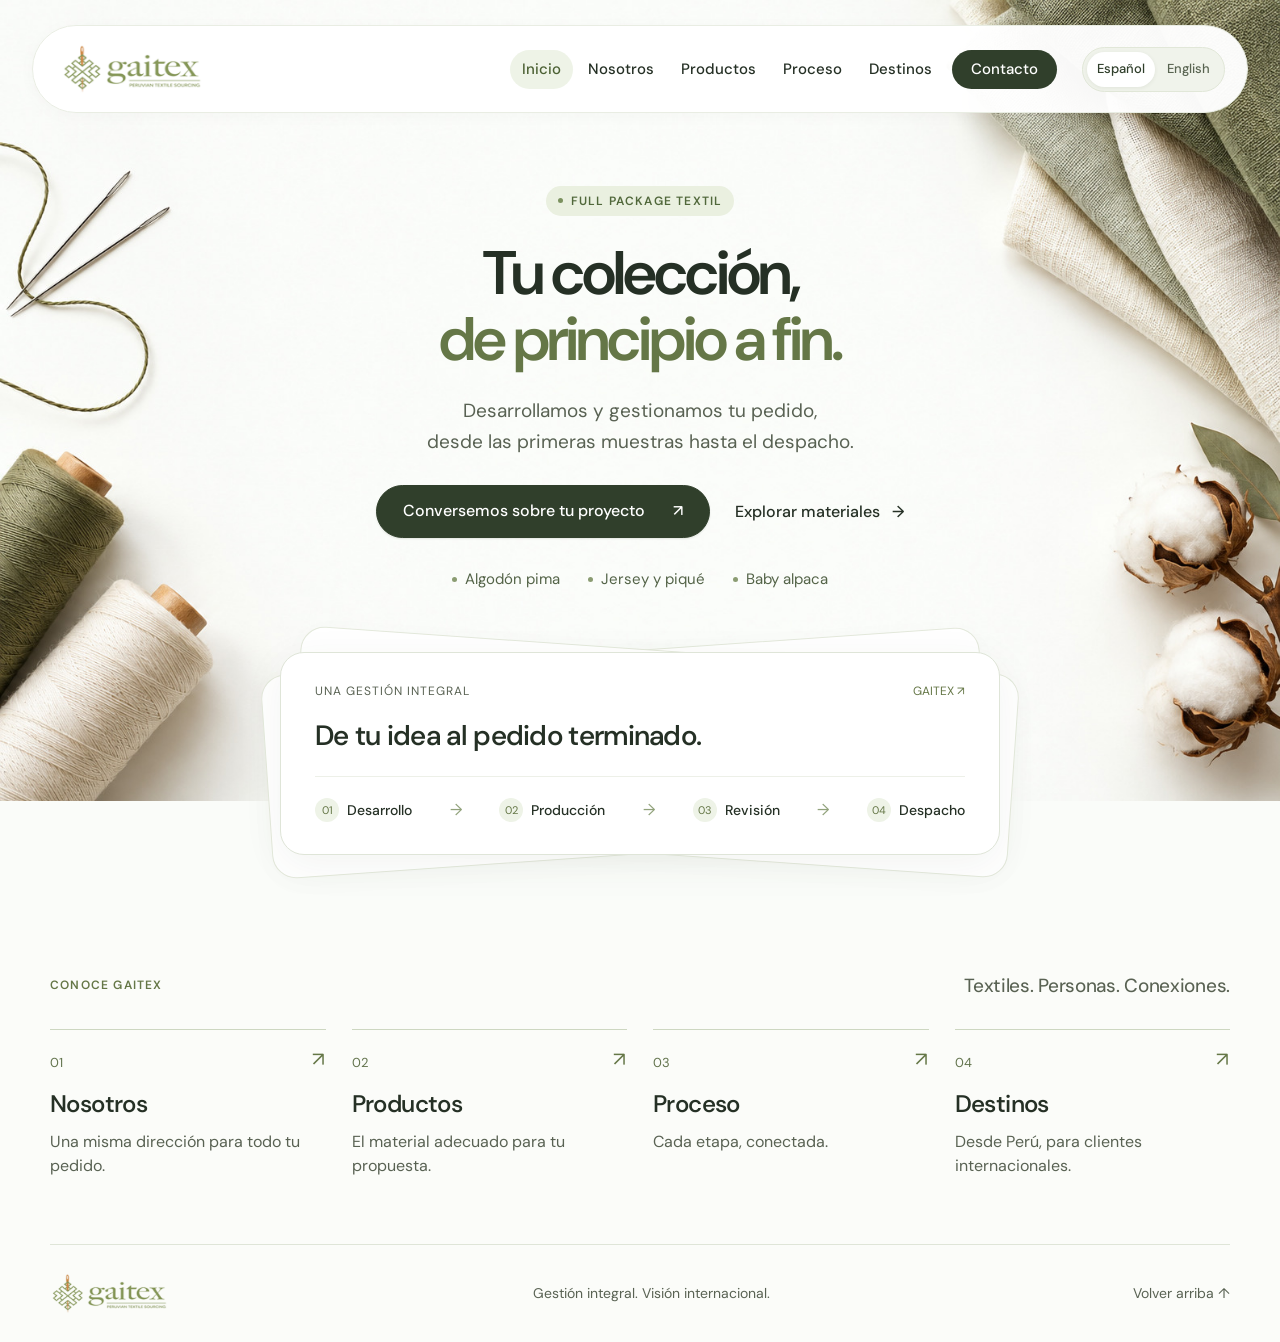
<file: index.html>
<!doctype html>
<html lang="es"><head><meta charset="UTF-8"><meta name="viewport" content="width=device-width,initial-scale=1"><meta name="description" content="GAITEX: full package textil para clientes internacionales, del desarrollo al despacho."><meta name="theme-color" content="#fbfcf9"><title>GAITEX — Full package textil</title><link rel="stylesheet" href="style.css?v=gaitex-unificado-1"></head>
<body class="home-page" data-page="home"><a class="skip" href="#main" data-i18n="h_skip">Ir al contenido</a><div class="atelier"><header class="header"><a href="index.html" class="logo" aria-label="GAITEX"><img src="logo.png" alt="GAITEX · Peruvian Textile Sourcing" width="640" height="219"></a><nav aria-label="Navegación principal" data-aria="nav"><a href="index.html" data-i18n="home" aria-current="page">Inicio</a><a href="nosotros.html" data-i18n="nav1">Nosotros</a><a href="productos.html" data-i18n="nav2">Productos</a><a href="proceso.html" data-i18n="nav3">Proceso</a><a href="destinos.html" data-i18n="nav4">Destinos</a><a href="contacto.html" data-i18n="nav5" class="nav-contact">Contacto</a></nav><div class="languages" role="group" aria-label="Idioma / Language"><button type="button" data-lang="es" aria-pressed="true">Español</button><button type="button" data-lang="en" aria-pressed="false">English</button></div></header>
<main id="main"><section class="hero" aria-labelledby="hero-title"><div class="hero-copy"><p class="eyebrow"><i></i><span data-i18n="h_eyebrow">FULL PACKAGE TEXTIL</span></p><h1 id="hero-title"><span data-i18n="h_title1">Tu colección,</span><br><span class="green" data-i18n="h_title2">de principio a fin.</span></h1><p class="intro" data-i18n="h_intro">Desarrollamos y gestionamos tu pedido,<br> desde las primeras muestras hasta el despacho.</p><div class="hero-actions"><a class="button" href="contacto.html"><span data-i18n="h_cta">Conversemos sobre tu proyecto</span><span aria-hidden="true">↗</span></a><a class="secondary" href="productos.html"><span data-i18n="h_explore">Explorar materiales</span><span aria-hidden="true">→</span></a></div><div class="materials" aria-label="Materiales" data-aria="h_materials"><span><i></i><span data-i18n="h_pima">Algodón pima</span></span><span><i></i><span data-i18n="h_knit">Jersey y piqué</span></span><span><i></i><span>Baby alpaca</span></span></div></div>
<div class="process-stack"><div class="stack-back back-one" aria-hidden="true"></div><div class="stack-back back-two" aria-hidden="true"></div><a class="process-card" href="proceso.html"><div class="card-top"><span class="card-eyebrow" data-i18n="h_cardlabel">UNA GESTIÓN INTEGRAL</span><span class="card-mark">GAITEX ↗</span></div><h2 data-i18n="h_cardtitle">De tu idea al pedido terminado.</h2><div class="process-steps"><div><span>01</span><strong data-i18n="h_s1">Desarrollo</strong></div><span class="connector" aria-hidden="true">→</span><div><span>02</span><strong data-i18n="h_s2">Producción</strong></div><span class="connector" aria-hidden="true">→</span><div><span>03</span><strong data-i18n="h_s3">Revisión</strong></div><span class="connector" aria-hidden="true">→</span><div><span>04</span><strong data-i18n="h_s4">Despacho</strong></div></div></a></div></section></main></div>
<section class="explore-section" aria-labelledby="explore-title"><div class="section-caption"><p data-i18n="h_sectionlabel">CONOCE GAITEX</p><h2 id="explore-title" data-i18n="h_sectiontitle">Textiles. Personas. Conexiones.</h2></div><div class="page-links"><a href="nosotros.html"><span class="link-number">01</span><h3 data-i18n="h_about">Nosotros</h3><p data-i18n="h_abouttext">Una misma dirección para todo tu pedido.</p><span class="arrow" aria-hidden="true">↗</span></a><a href="productos.html"><span class="link-number">02</span><h3 data-i18n="h_products">Productos</h3><p data-i18n="h_productstext">El material adecuado para tu propuesta.</p><span class="arrow" aria-hidden="true">↗</span></a><a href="proceso.html"><span class="link-number">03</span><h3 data-i18n="h_process">Proceso</h3><p data-i18n="h_processtext">Cada etapa, conectada.</p><span class="arrow" aria-hidden="true">↗</span></a><a href="destinos.html"><span class="link-number">04</span><h3 data-i18n="h_destinations">Destinos</h3><p data-i18n="h_destinationstext">Desde Perú, para clientes internacionales.</p><span class="arrow" aria-hidden="true">↗</span></a></div></section>
<footer class="site-footer wrap"><a class="footer-logo" href="index.html" aria-label="GAITEX"><img src="logo.png" alt="GAITEX" width="640" height="219"></a><p data-i18n="footer">Gestión integral. Visión internacional.</p><a href="#main"><span data-i18n="top">Volver arriba</span> ↑</a></footer><script src="app.js?v=gaitex-unificado-1"></script></body></html>
</file>
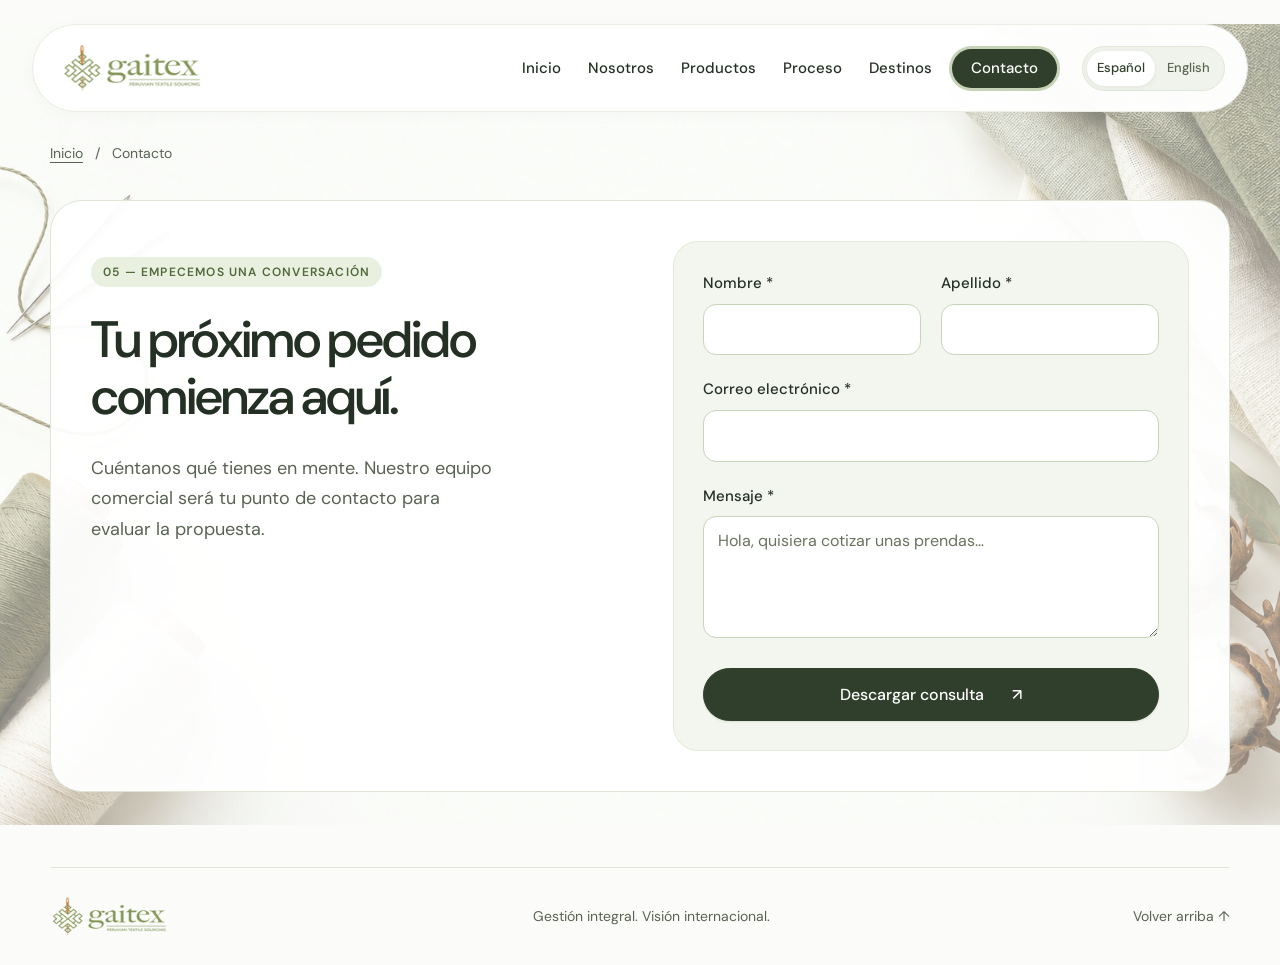
<file: contacto.html>
<!doctype html>
<html lang="es"><head><meta charset="UTF-8"><meta name="viewport" content="width=device-width,initial-scale=1"><meta name="description" content="GAITEX: gestión integral de pedidos textiles para clientes internacionales. Full package, del desarrollo al despacho."><meta name="theme-color" content="#fbfcf9"><title>GAITEX — Contacto</title><link rel="stylesheet" href="style.css?v=gaitex-unificado-1"></head>
<body data-page="nav5" class="inner-page contacto-page"><a class="skip" href="#main" data-i18n="skip">Ir al contenido</a><header class="header"><a href="index.html" class="logo" aria-label="GAITEX"><img src="logo.png" alt="GAITEX · Peruvian Textile Sourcing" width="640" height="219"></a><nav aria-label="Navegación principal" data-aria="nav"><a href="index.html" data-i18n="home">Inicio</a><a href="nosotros.html" data-i18n="nav1">Nosotros</a><a href="productos.html" data-i18n="nav2">Productos</a><a href="proceso.html" data-i18n="nav3">Proceso</a><a href="destinos.html" data-i18n="nav4">Destinos</a><a href="contacto.html" data-i18n="nav5" aria-current="page" class="nav-contact">Contacto</a></nav><div class="languages" role="group" aria-label="Idioma / Language"><button type="button" data-lang="es" aria-pressed="true">Español</button><button type="button" data-lang="en" aria-pressed="false">English</button></div></header><main id="main"><div class="breadcrumb wrap"><a href="index.html" data-i18n="home">Inicio</a><span>/</span><span data-i18n="nav5"></span></div><section id="contact" class="contact"><div class="wrap section contact-grid"><div><p class="eyebrow" data-i18n="contactlabel">05 — EMPECEMOS UNA CONVERSACIÓN</p><h1 data-i18n="contacttitle">Tu próximo pedido<br>comienza aquí.</h1><p data-i18n="contactcopy">Cuéntanos qué tienes en mente. Nuestro equipo comercial será tu punto de contacto para evaluar la propuesta.</p></div><form id="quote-form"><div class="form-row"><label><span data-i18n="name">Nombre *</span><input name="name" required autocomplete="given-name" maxlength="120"></label><label><span data-i18n="surname">Apellido *</span><input name="surname" required autocomplete="family-name" maxlength="120"></label></div><label><span data-i18n="email">Correo electrónico *</span><input name="email" type="email" required autocomplete="email" maxlength="180"></label><label><span data-i18n="message">Mensaje *</span><textarea name="message" rows="3" required maxlength="4000" data-placeholder="messageph" placeholder="Hola, quisiera cotizar unas prendas…"></textarea></label><button class="button" type="submit"><span data-i18n="submit">Descargar consulta</span><span>↗</span></button><p id="form-status" role="status"></p></form></div></section></main><footer class="site-footer wrap"><a class="footer-logo" href="index.html" aria-label="GAITEX"><img src="logo.png" alt="GAITEX" width="640" height="219"></a><p data-i18n="footer">Gestión integral. Visión internacional.</p><a href="#main"><span data-i18n="top">Volver arriba</span> ↑</a></footer><script src="app.js?v=gaitex-unificado-1"></script></body></html>
</file>
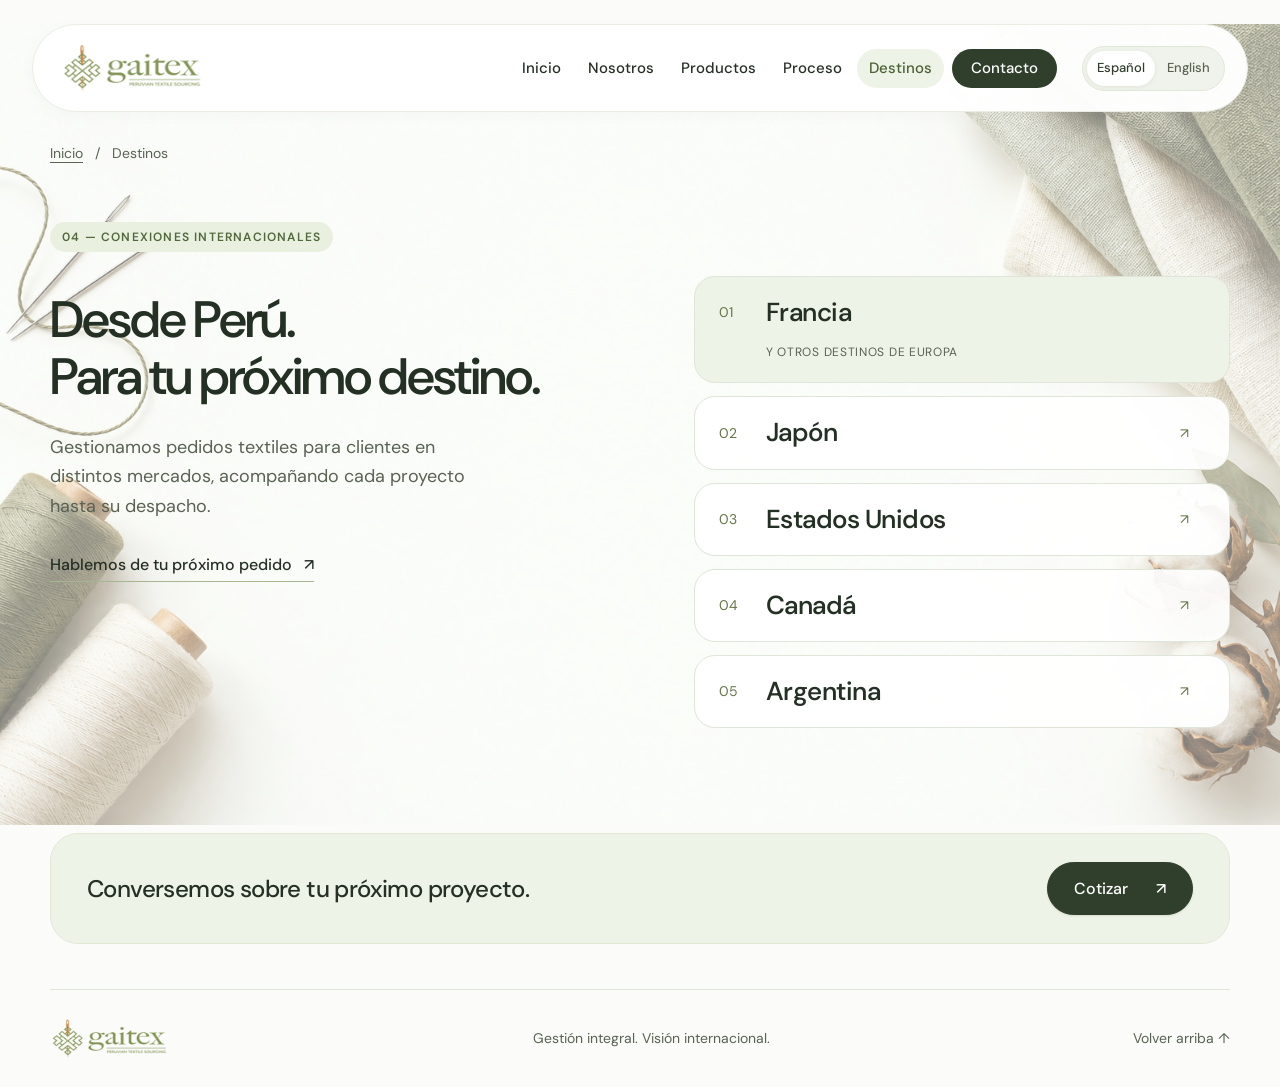
<file: destinos.html>
<!doctype html>
<html lang="es"><head><meta charset="UTF-8"><meta name="viewport" content="width=device-width,initial-scale=1"><meta name="description" content="GAITEX: gestión integral de pedidos textiles para clientes internacionales. Full package, del desarrollo al despacho."><meta name="theme-color" content="#fbfcf9"><title>GAITEX — Destinos</title><link rel="stylesheet" href="style.css?v=gaitex-unificado-1"></head>
<body data-page="nav4" class="inner-page destinos-page"><a class="skip" href="#main" data-i18n="skip">Ir al contenido</a><header class="header"><a href="index.html" class="logo" aria-label="GAITEX"><img src="logo.png" alt="GAITEX · Peruvian Textile Sourcing" width="640" height="219"></a><nav aria-label="Navegación principal" data-aria="nav"><a href="index.html" data-i18n="home">Inicio</a><a href="nosotros.html" data-i18n="nav1">Nosotros</a><a href="productos.html" data-i18n="nav2">Productos</a><a href="proceso.html" data-i18n="nav3">Proceso</a><a href="destinos.html" data-i18n="nav4" aria-current="page">Destinos</a><a href="contacto.html" data-i18n="nav5" class="nav-contact">Contacto</a></nav><div class="languages" role="group" aria-label="Idioma / Language"><button type="button" data-lang="es" aria-pressed="true">Español</button><button type="button" data-lang="en" aria-pressed="false">English</button></div></header><main id="main"><div class="breadcrumb wrap"><a href="index.html" data-i18n="home">Inicio</a><span>/</span><span data-i18n="nav4"></span></div><section class="international wrap section"><p class="eyebrow" data-i18n="worldlabel">04 — CONEXIONES INTERNACIONALES</p><div class="world-grid"><div><h1 data-i18n="worldtitle">Desde Perú.<br>Para tu próximo destino.</h1><p data-i18n="worldcopy">Gestionamos pedidos textiles para clientes en distintos mercados, acompañando cada proyecto hasta su despacho.</p><a class="text-link" href="contacto.html"><span data-i18n="worldcta">Hablemos de tu próximo pedido</span> ↗</a></div><div class="destinations"><div><span>01</span><h2 data-i18n="france">Francia</h2><small data-i18n="europe">Y OTROS DESTINOS DE EUROPA</small></div><div><span>02</span><h2 data-i18n="japan">Japón</h2><span>↗</span></div><div><span>03</span><h2 data-i18n="usa">Estados Unidos</h2><span>↗</span></div><div><span>04</span><h2 data-i18n="canada">Canadá</h2><span>↗</span></div><div><span>05</span><h2>Argentina</h2><span>↗</span></div></div></div></section><aside class="page-cta wrap"><p data-i18n="nextProject">Conversemos sobre tu próximo proyecto.</p><a class="button" href="contacto.html"><span data-i18n="quote">Cotizar</span><span>↗</span></a></aside></main><footer class="site-footer wrap"><a class="footer-logo" href="index.html" aria-label="GAITEX"><img src="logo.png" alt="GAITEX" width="640" height="219"></a><p data-i18n="footer">Gestión integral. Visión internacional.</p><a href="#main"><span data-i18n="top">Volver arriba</span> ↑</a></footer><script src="app.js?v=gaitex-unificado-1"></script></body></html>
</file>
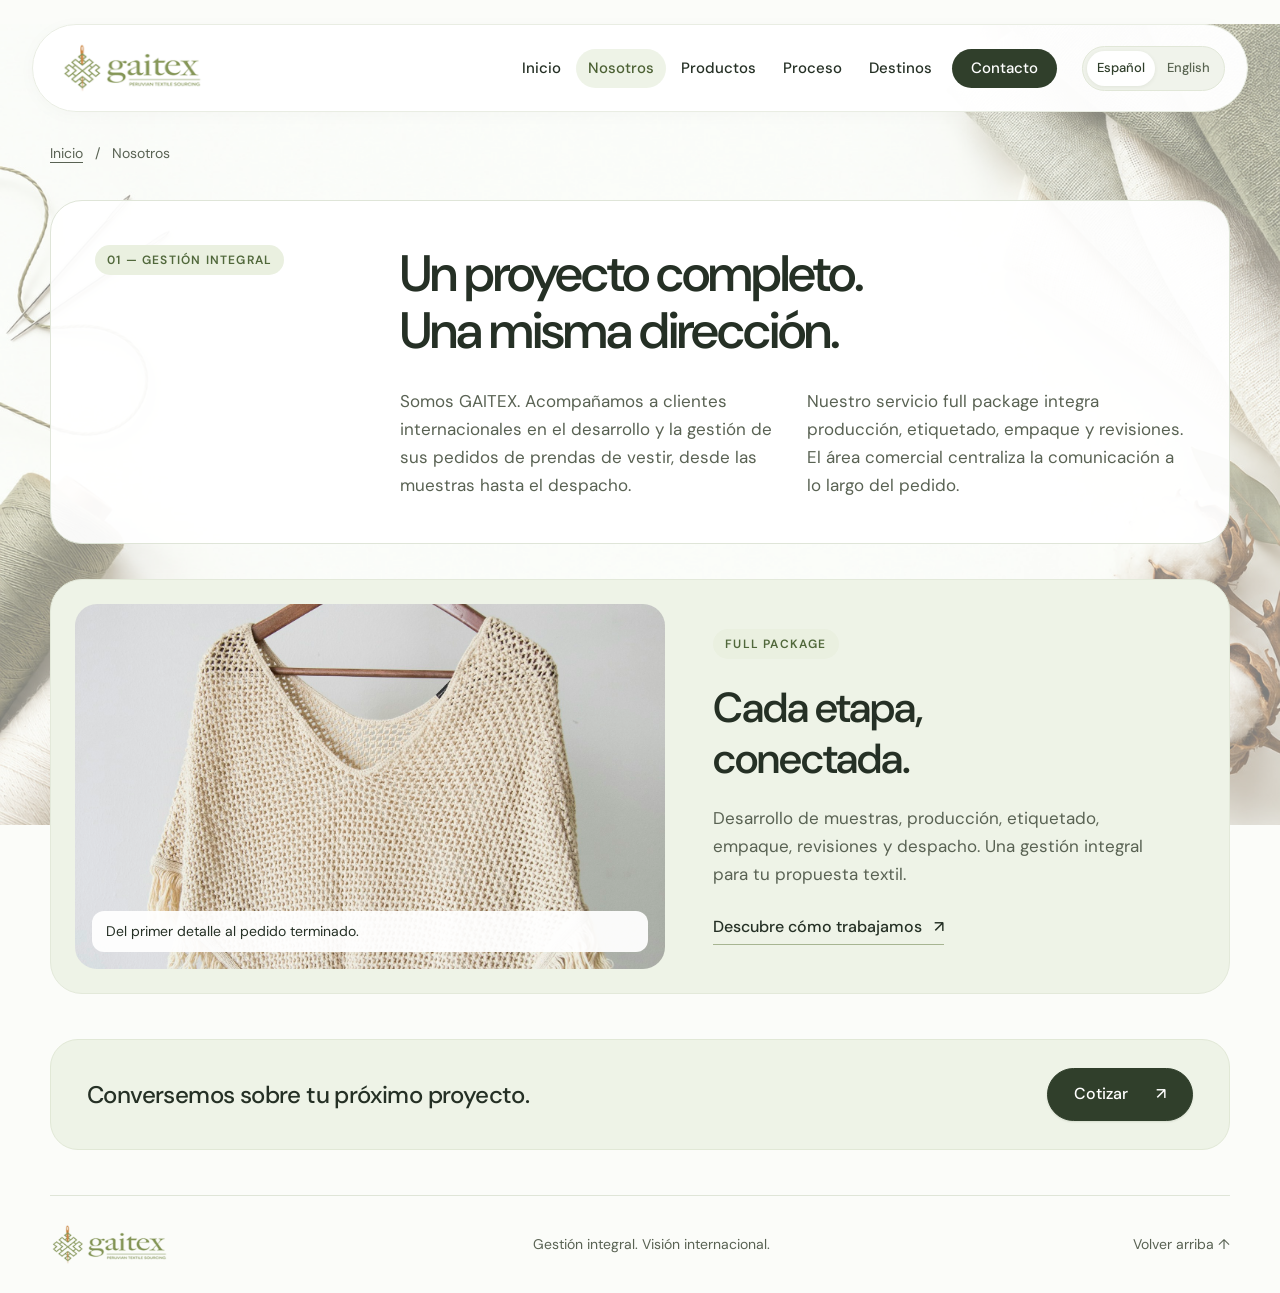
<file: nosotros.html>
<!doctype html>
<html lang="es"><head><meta charset="UTF-8"><meta name="viewport" content="width=device-width,initial-scale=1"><meta name="description" content="GAITEX: gestión integral de pedidos textiles para clientes internacionales. Full package, del desarrollo al despacho."><meta name="theme-color" content="#fbfcf9"><title>GAITEX — Nosotros</title><link rel="stylesheet" href="style.css?v=gaitex-unificado-1"></head>
<body data-page="nav1" class="inner-page nosotros-page"><a class="skip" href="#main" data-i18n="skip">Ir al contenido</a><header class="header"><a href="index.html" class="logo" aria-label="GAITEX"><img src="logo.png" alt="GAITEX · Peruvian Textile Sourcing" width="640" height="219"></a><nav aria-label="Navegación principal" data-aria="nav"><a href="index.html" data-i18n="home">Inicio</a><a href="nosotros.html" data-i18n="nav1" aria-current="page">Nosotros</a><a href="productos.html" data-i18n="nav2">Productos</a><a href="proceso.html" data-i18n="nav3">Proceso</a><a href="destinos.html" data-i18n="nav4">Destinos</a><a href="contacto.html" data-i18n="nav5" class="nav-contact">Contacto</a></nav><div class="languages" role="group" aria-label="Idioma / Language"><button type="button" data-lang="es" aria-pressed="true">Español</button><button type="button" data-lang="en" aria-pressed="false">English</button></div></header><main id="main"><div class="breadcrumb wrap"><a href="index.html" data-i18n="home">Inicio</a><span>/</span><span data-i18n="nav1"></span></div><section id="approach" class="approach wrap section"><p class="eyebrow" data-i18n="aboutlabel">01 — GESTIÓN INTEGRAL</p><div><h1 data-i18n="abouttitle">Un proyecto completo.<br>Una misma dirección.</h1><div class="about-bottom"><p data-i18n="aboutcopy">Somos GAITEX. Acompañamos a clientes internacionales en el desarrollo y la gestión de sus pedidos de prendas de vestir, desde las muestras hasta el despacho.</p><p data-i18n="aboutcopy2">Nuestro servicio full package integra producción, etiquetado, empaque y revisiones. El área comercial centraliza la comunicación a lo largo del pedido.</p></div></div></section><section class="about-visual wrap"><div class="about-image"><img src="hero.jpg" alt="Prenda tejida en tono crudo" data-alt="alpacaalt"><span data-i18n="aboutVisual">Del primer detalle al pedido terminado.</span></div><div class="about-note"><span class="eyebrow">FULL PACKAGE</span><h2 data-i18n="aboutFocus">Cada etapa,<br>conectada.</h2><p data-i18n="aboutFocusCopy">Desarrollo de muestras, producción, etiquetado, empaque, revisiones y despacho. Una gestión integral para tu propuesta textil.</p><a class="text-link" href="proceso.html"><span data-i18n="explore">Descubre cómo trabajamos</span> ↗</a></div></section><aside class="page-cta wrap"><p data-i18n="nextProject">Conversemos sobre tu próximo proyecto.</p><a class="button" href="contacto.html"><span data-i18n="quote">Cotizar</span><span>↗</span></a></aside></main><footer class="site-footer wrap"><a class="footer-logo" href="index.html" aria-label="GAITEX"><img src="logo.png" alt="GAITEX" width="640" height="219"></a><p data-i18n="footer">Gestión integral. Visión internacional.</p><a href="#main"><span data-i18n="top">Volver arriba</span> ↑</a></footer><script src="app.js?v=gaitex-unificado-1"></script></body></html>
</file>
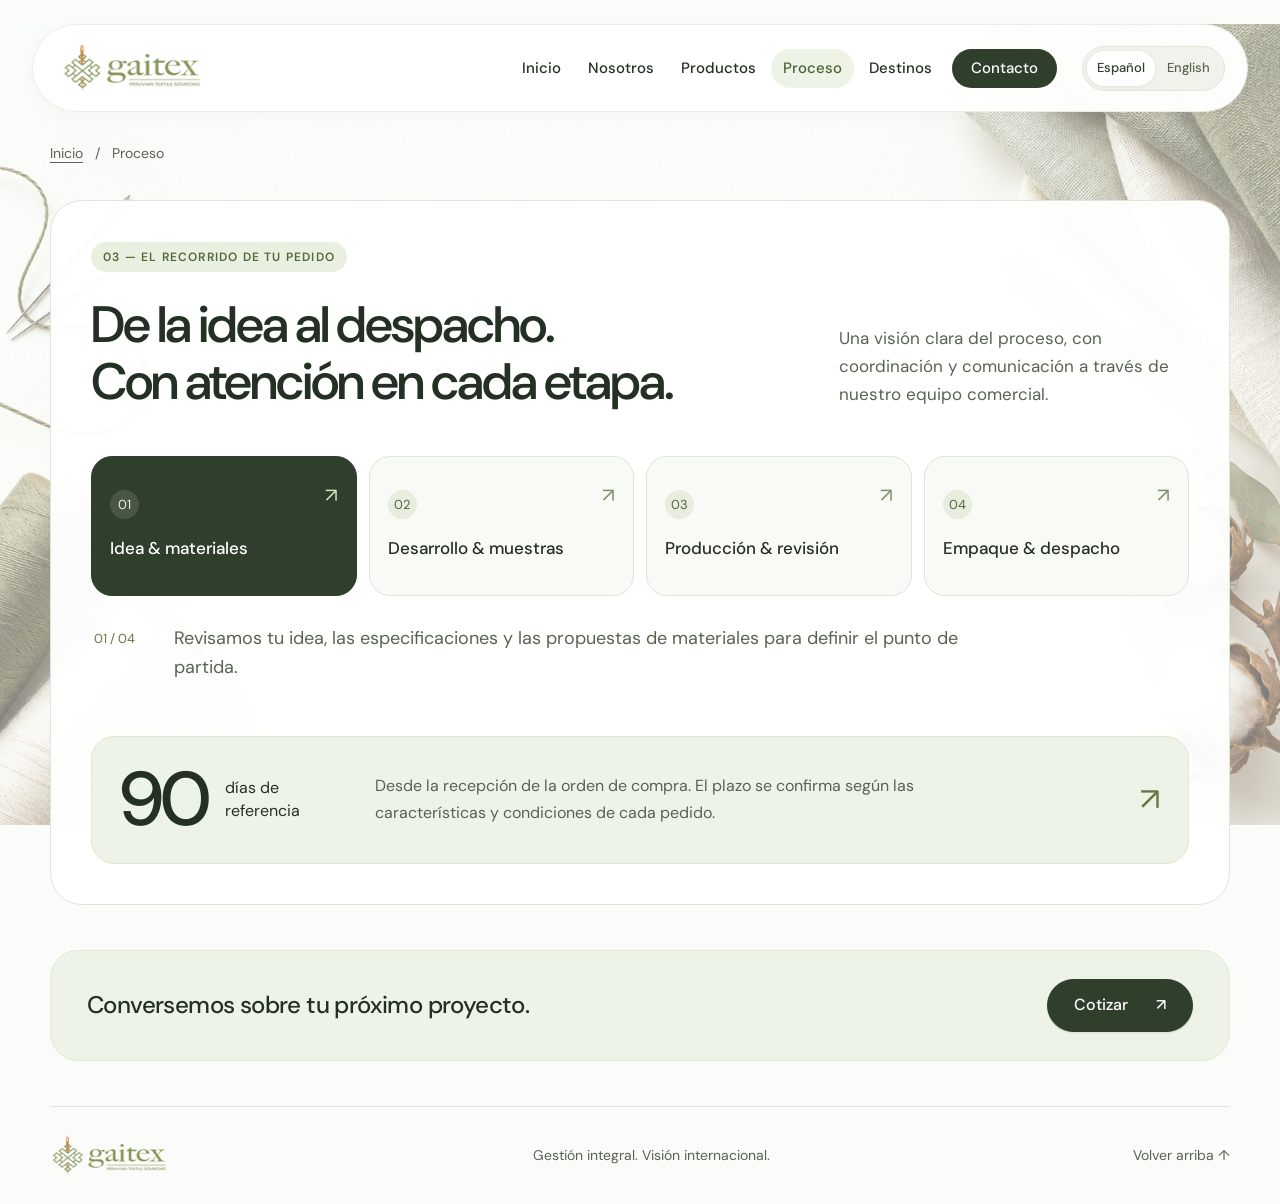
<file: proceso.html>
<!doctype html>
<html lang="es"><head><meta charset="UTF-8"><meta name="viewport" content="width=device-width,initial-scale=1"><meta name="description" content="GAITEX: gestión integral de pedidos textiles para clientes internacionales. Full package, del desarrollo al despacho."><meta name="theme-color" content="#fbfcf9"><title>GAITEX — Proceso</title><link rel="stylesheet" href="style.css?v=gaitex-unificado-1"></head>
<body data-page="nav3" class="inner-page proceso-page"><a class="skip" href="#main" data-i18n="skip">Ir al contenido</a><header class="header"><a href="index.html" class="logo" aria-label="GAITEX"><img src="logo.png" alt="GAITEX · Peruvian Textile Sourcing" width="640" height="219"></a><nav aria-label="Navegación principal" data-aria="nav"><a href="index.html" data-i18n="home">Inicio</a><a href="nosotros.html" data-i18n="nav1">Nosotros</a><a href="productos.html" data-i18n="nav2">Productos</a><a href="proceso.html" data-i18n="nav3" aria-current="page">Proceso</a><a href="destinos.html" data-i18n="nav4">Destinos</a><a href="contacto.html" data-i18n="nav5" class="nav-contact">Contacto</a></nav><div class="languages" role="group" aria-label="Idioma / Language"><button type="button" data-lang="es" aria-pressed="true">Español</button><button type="button" data-lang="en" aria-pressed="false">English</button></div></header><main id="main"><div class="breadcrumb wrap"><a href="index.html" data-i18n="home">Inicio</a><span>/</span><span data-i18n="nav3"></span></div><section id="journey" class="journey"><div class="wrap section"><div class="section-head"><div><p class="eyebrow" data-i18n="journeylabel">03 — EL RECORRIDO DE TU PEDIDO</p><h1 data-i18n="journeytitle">De la idea al despacho.<br>Con atención en cada etapa.</h1></div><p data-i18n="journeyintro">Una visión clara del proceso, con coordinación y comunicación a través de nuestro equipo comercial.</p></div><div class="steps" role="group" aria-label="Etapas del pedido" data-aria="steps"><button class="step active" type="button" data-step="0" aria-pressed="true"><span>01</span><strong data-i18n="step1">Idea & materiales</strong><b>↗</b></button><button class="step" type="button" data-step="1" aria-pressed="false"><span>02</span><strong data-i18n="step2">Desarrollo & muestras</strong><b>↗</b></button><button class="step" type="button" data-step="2" aria-pressed="false"><span>03</span><strong data-i18n="step3">Producción & revisión</strong><b>↗</b></button><button class="step" type="button" data-step="3" aria-pressed="false"><span>04</span><strong data-i18n="step4">Empaque & despacho</strong><b>↗</b></button></div><div class="stage-detail" aria-live="polite"><span id="stage-count">01 / 04</span><p id="stage-text"></p></div><div class="leadtime"><div><span class="ninety">90</span><span data-i18n="days">días de referencia</span></div><p data-i18n="leadcopy">Desde la recepción de la orden de compra. El plazo se confirma según las características y condiciones de cada pedido.</p><span class="lead-symbol">↗</span></div></div></section><aside class="page-cta wrap"><p data-i18n="nextProject">Conversemos sobre tu próximo proyecto.</p><a class="button" href="contacto.html"><span data-i18n="quote">Cotizar</span><span>↗</span></a></aside></main><footer class="site-footer wrap"><a class="footer-logo" href="index.html" aria-label="GAITEX"><img src="logo.png" alt="GAITEX" width="640" height="219"></a><p data-i18n="footer">Gestión integral. Visión internacional.</p><a href="#main"><span data-i18n="top">Volver arriba</span> ↑</a></footer><script src="app.js?v=gaitex-unificado-1"></script></body></html>
</file>
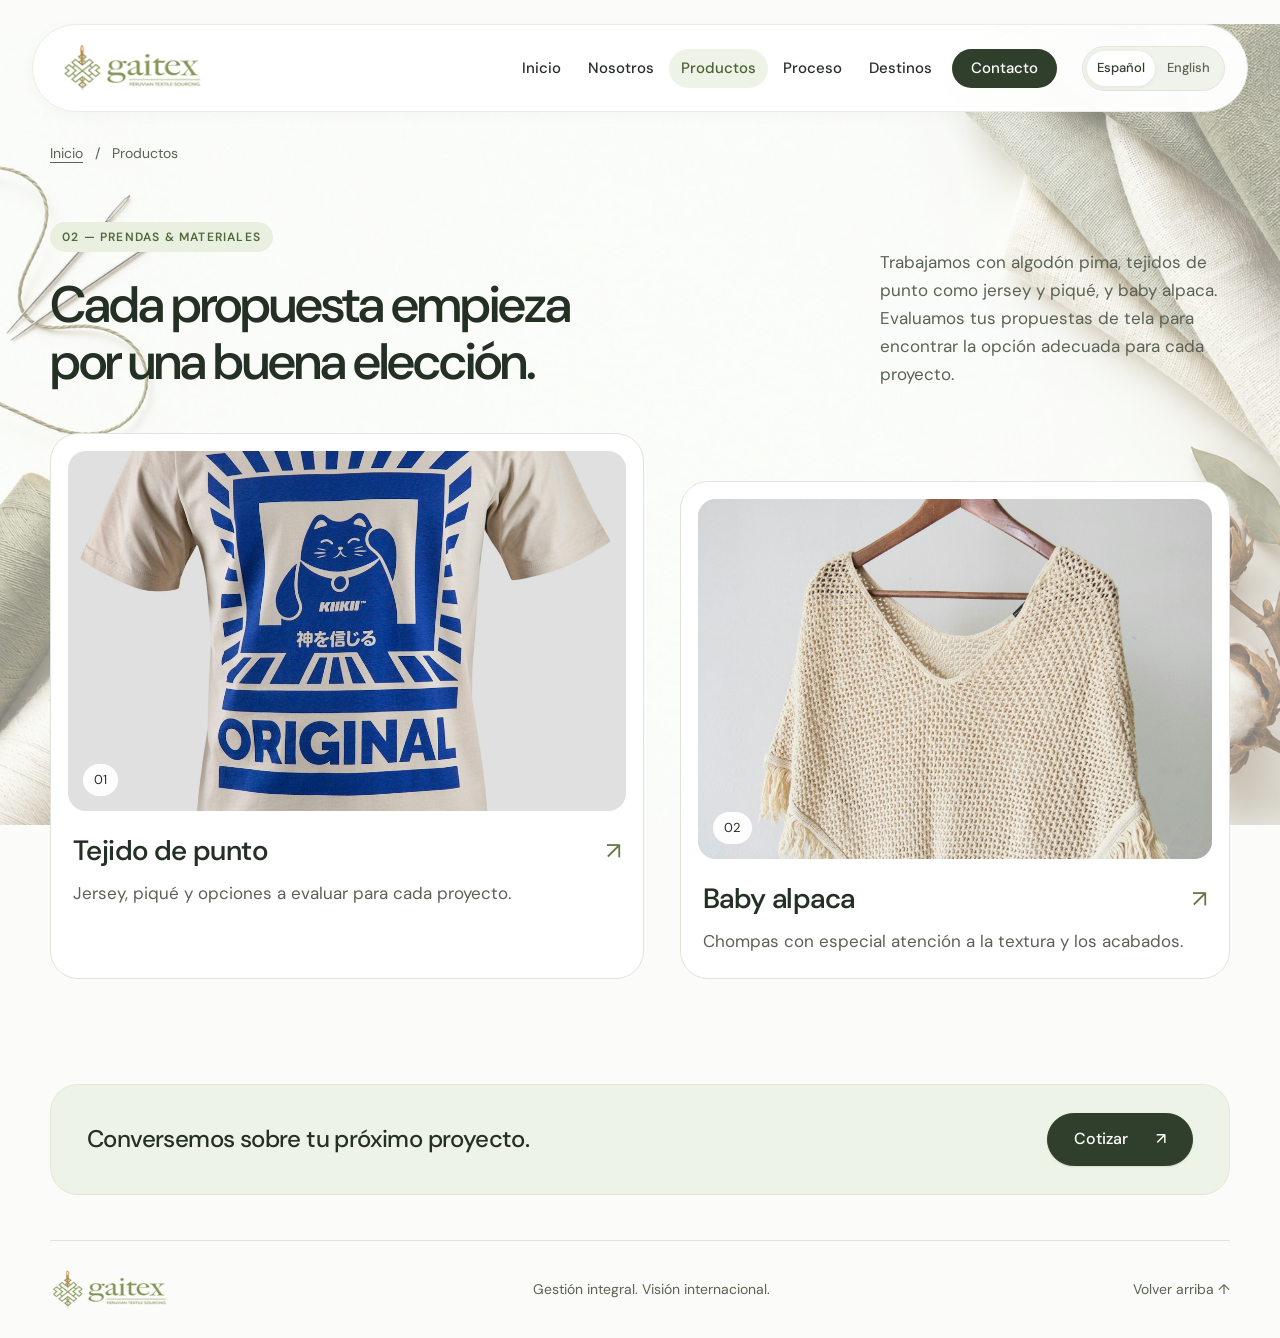
<file: productos.html>
<!doctype html>
<html lang="es"><head><meta charset="UTF-8"><meta name="viewport" content="width=device-width,initial-scale=1"><meta name="description" content="GAITEX: gestión integral de pedidos textiles para clientes internacionales. Full package, del desarrollo al despacho."><meta name="theme-color" content="#fbfcf9"><title>GAITEX — Productos</title><link rel="stylesheet" href="style.css?v=gaitex-unificado-1"></head>
<body data-page="nav2" class="inner-page productos-page"><a class="skip" href="#main" data-i18n="skip">Ir al contenido</a><header class="header"><a href="index.html" class="logo" aria-label="GAITEX"><img src="logo.png" alt="GAITEX · Peruvian Textile Sourcing" width="640" height="219"></a><nav aria-label="Navegación principal" data-aria="nav"><a href="index.html" data-i18n="home">Inicio</a><a href="nosotros.html" data-i18n="nav1">Nosotros</a><a href="productos.html" data-i18n="nav2" aria-current="page">Productos</a><a href="proceso.html" data-i18n="nav3">Proceso</a><a href="destinos.html" data-i18n="nav4">Destinos</a><a href="contacto.html" data-i18n="nav5" class="nav-contact">Contacto</a></nav><div class="languages" role="group" aria-label="Idioma / Language"><button type="button" data-lang="es" aria-pressed="true">Español</button><button type="button" data-lang="en" aria-pressed="false">English</button></div></header><main id="main"><div class="breadcrumb wrap"><a href="index.html" data-i18n="home">Inicio</a><span>/</span><span data-i18n="nav2"></span></div><section id="materials" class="materials wrap section"><div class="section-head"><div><p class="eyebrow" data-i18n="matlabel">02 — PRENDAS & MATERIALES</p><h1 data-i18n="mattitle">Cada propuesta empieza<br>por una buena elección.</h1></div><p data-i18n="matintro">Evaluamos tus propuestas de tela y buscamos opciones acordes con el diseño y las especificaciones de tu pedido.</p></div><div class="material-grid"><article><div class="photo-box"><img src="knit.jpg" loading="lazy" alt="Prenda de punto blanca" data-alt="knitalt"><span class="photo-number">01</span></div><div class="product-line"><h2 data-i18n="knittitle">Tejido de punto</h2><span>↗</span></div><p data-i18n="knitcopy">Jersey, piqué y opciones a evaluar para cada proyecto.</p></article><article class="second-material"><div class="photo-box alpaca"><img src="hero.jpg" loading="lazy" alt="Prenda tejida en tono crudo" data-alt="alpacaalt"><span class="photo-number">02</span></div><div class="product-line"><h2 data-i18n="alpacatitle">Baby alpaca</h2><span>↗</span></div><p data-i18n="alpacacopy">Chompas con especial atención a la textura y los acabados.</p></article></div></section><aside class="page-cta wrap"><p data-i18n="nextProject">Conversemos sobre tu próximo proyecto.</p><a class="button" href="contacto.html"><span data-i18n="quote">Cotizar</span><span>↗</span></a></aside></main><footer class="site-footer wrap"><a class="footer-logo" href="index.html" aria-label="GAITEX"><img src="logo.png" alt="GAITEX" width="640" height="219"></a><p data-i18n="footer">Gestión integral. Visión internacional.</p><a href="#main"><span data-i18n="top">Volver arriba</span> ↑</a></footer><script src="app.js?v=gaitex-unificado-1"></script></body></html>
</file>
<file: style.css>
@import url('https://fonts.googleapis.com/css2?family=DM+Sans:wght@400;450;500;550;600;650;700&display=swap');
:root{--ink:#253025;--green:#657747;--dark:#303f2b;--muted:#596253;--line:#dfe5d8;--surface:#fbfcf9;--sage:#eef3e7;--font:'DM Sans',Arial,sans-serif}*{box-sizing:border-box}html{scroll-behavior:smooth;scroll-padding-top:24px}body{margin:0;background:var(--surface);color:var(--ink);font:17px/1.65 var(--font);-webkit-font-smoothing:antialiased;position:relative}a{color:inherit;text-decoration:none}button,input,textarea,select{font:inherit}button{cursor:pointer}a,button,input,textarea{-webkit-tap-highlight-color:transparent}a:focus-visible,button:focus-visible,input:focus-visible,textarea:focus-visible{outline:3px solid #7f925d;outline-offset:4px}h1,h2,h3,p{margin:0}img{display:block;max-width:100%}.wrap{max-width:1180px;width:calc(100% - 96px);margin-left:auto;margin-right:auto}.skip{position:fixed;z-index:10;top:-100px;left:15px;background:white;padding:12px;border-radius:12px}.skip:focus{top:10px}.header{position:relative;z-index:2;max-width:1220px;width:calc(100% - 64px);min-height:88px;margin:24px auto 0;display:flex;align-items:center;gap:25px;background:#fffffff7;border:1px solid #e9ede3;border-radius:100px;padding:13px 22px 13px 28px;box-shadow:0 3px 18px #24341d07}.logo{flex:none}.logo img{width:144px;height:auto;mix-blend-mode:multiply}nav{display:flex;align-items:center;justify-content:center;gap:3px;margin-left:auto}nav>a{font-size:15px;font-weight:500;border-radius:100px;padding:9px 12px;white-space:nowrap;line-height:1.4;transition:background .2s}nav>a:hover,nav>a[aria-current=page]{background:var(--sage);color:#4c6134}nav>a.nav-contact{background:var(--dark);color:white;margin-left:5px;padding-left:19px;padding-right:19px}nav>a.nav-contact:hover{background:#4b5d3a}nav>a.nav-contact[aria-current=page]{box-shadow:0 0 0 3px #c7d3b6}.languages{display:flex;align-items:center;background:#f0f3eb;border:1px solid #e1e7d8;border-radius:100px;padding:4px;gap:2px;flex:none}.languages button{font-size:13px;font-weight:500;border:0;background:none;color:#596451;min-height:35px;padding:7px 10px;border-radius:100px;line-height:1.4}.languages button[aria-pressed=true]{background:white;color:var(--dark);box-shadow:0 1px 4px #23341913}.button{display:inline-flex;align-items:center;justify-content:center;gap:28px;background:var(--dark);color:#fff;border:1px solid var(--dark);border-radius:100px;min-height:53px;padding:14px 26px;font-size:16px;font-weight:500;line-height:1.4;box-shadow:0 1px 2px #11270b1c;transition:background .2s,transform .2s}.button:hover{background:#4a5c39;transform:translateY(-1px)}.secondary,.text-link{display:inline-flex;align-items:center;gap:12px;font-size:16px;font-weight:500;line-height:1.6}.secondary:hover,.text-link:hover{color:var(--green)}.text-link{padding-bottom:4px;border-bottom:1px solid #a7b592}.eyebrow{font-size:12px;letter-spacing:1.2px;font-weight:600;color:#51683b;display:inline-flex;align-items:center;gap:8px;background:#eaf0e0;border-radius:100px;padding:6px 12px;line-height:1.5;margin-bottom:24px}.eyebrow i{height:5px;width:5px;border-radius:50%;background:#7b915e}.site-footer{border-top:1px solid var(--line);display:flex;align-items:center;justify-content:space-between;gap:30px;padding:28px 0;margin-top:20px;font-size:14px;color:var(--muted)}.footer-logo img{width:120px;height:auto;mix-blend-mode:multiply}.site-footer a:last-child{white-space:nowrap}.site-footer p{font-size:14px}.page-cta{display:flex;align-items:center;justify-content:space-between;gap:30px;background:var(--sage);border:1px solid #e1e8d6;border-radius:28px;padding:28px 36px;margin-top:45px;margin-bottom:45px}.page-cta p{font-size:24px;line-height:1.4;letter-spacing:-.6px;font-weight:500}.breadcrumb{display:flex;gap:12px;align-items:center;color:var(--muted);padding-top:30px;font-size:14px}.breadcrumb a{text-decoration:underline;text-underline-offset:4px}
/* The approved home composition. */
.atelier{background:#fafcf9 url('textile-desktop.jpg') center top / 100% auto no-repeat;padding-top:1px;min-height:930px}.hero{text-align:center;padding-top:70px;padding-bottom:40px}.hero-copy{position:relative;z-index:1;max-width:850px;margin:auto}.home-page h1{font-size:clamp(50px,4.8vw,74px);line-height:1.08;font-weight:600;letter-spacing:-3px}.green{color:var(--green)}.intro{font-size:19px;line-height:1.6;color:var(--muted);margin-top:24px}.hero-actions{display:flex;justify-content:center;gap:25px;align-items:center;margin-top:28px}.home-page .materials{display:flex;align-items:center;justify-content:center;gap:28px;margin-top:29px;font-size:15px;color:#536347}.home-page .materials>span{display:flex;gap:8px;align-items:center}.home-page .materials i{display:block;width:5px;height:5px;border-radius:50%;background:#8b9c72}.process-stack{position:relative;max-width:720px;width:calc(100% - 96px);margin:60px auto 0;text-align:left}.stack-back{position:absolute;inset:0;background:#fff;border:1px solid #e4e9dc;border-radius:24px;box-shadow:0 5px 30px #28351c05}.back-one{transform:rotate(-4deg) translate(-14px,-2px)}.back-two{transform:rotate(4deg) translate(14px,-3px)}.process-card{display:block;position:relative;z-index:1;padding:29px 34px 31px;background:white;border:1px solid var(--line);border-radius:24px;box-shadow:0 10px 40px #3b4c2810;transition:transform .2s}.process-card:hover{transform:translateY(-3px)}.card-top{display:flex;align-items:center;justify-content:space-between;gap:15px;color:var(--muted)}.card-eyebrow{font-size:12px;letter-spacing:1px}.card-mark{font-size:12px;color:var(--green);white-space:nowrap}.process-card h2{font-size:28px;line-height:1.3;letter-spacing:-.7px;font-weight:550;margin-top:16px}.process-steps{display:flex;justify-content:space-between;align-items:center;border-top:1px solid #edf0e8;padding-top:20px;margin-top:22px;gap:10px}.process-steps>div{display:flex;align-items:center;gap:8px}.process-steps>div>span{font-size:11px;min-width:24px;height:24px;display:grid;place-items:center;border-radius:50%;background:var(--sage);color:var(--green)}.process-steps strong{font-size:14px;font-weight:500;white-space:nowrap}.connector{color:#91a27b;font-size:16px}.explore-section{max-width:1180px;width:calc(100% - 96px);margin:0 auto;padding:40px 0 45px}.section-caption{display:flex;justify-content:space-between;align-items:center;gap:20px;margin-bottom:28px}.section-caption>p{font-size:12px;letter-spacing:1.2px;color:var(--green);font-weight:600}.section-caption h2{font-size:19px;font-weight:450;color:var(--muted);letter-spacing:-.3px}.page-links{display:grid;grid-template-columns:repeat(4,1fr);gap:26px}.page-links>a{border-top:1px solid #cdd7c1;padding-top:17px;position:relative}.link-number{font-size:13px;color:#63744e}.page-links h3{font-size:24px;letter-spacing:-.6px;line-height:1.3;font-weight:550;margin-top:13px}.page-links p{font-size:16px;line-height:1.55;color:var(--muted);margin-top:10px}.arrow{position:absolute;right:1px;top:13px;font-size:20px;color:var(--green);transition:transform .2s}.page-links>a:hover .arrow{transform:translate(3px,-3px)}
/* Shared chapter design, with a different composition for each page. */
.inner-page:before{content:'';position:absolute;top:0;left:0;right:0;height:850px;background:url('textile-desktop.jpg') center top / 100% auto no-repeat;opacity:.5;z-index:-1;pointer-events:none}.inner-page main{min-height:64vh}.inner-page h1{font-size:clamp(40px,4vw,58px);line-height:1.12;font-weight:550;letter-spacing:-2px;margin-bottom:27px}.inner-page h2{font-size:36px;line-height:1.2;font-weight:550;letter-spacing:-1px}.section{padding-top:56px;padding-bottom:60px}.section-head{display:flex;justify-content:space-between;gap:45px;align-items:flex-end;margin-bottom:42px}.section-head h1{margin-bottom:0}.section-head>p{font-size:17px;line-height:1.65;max-width:350px;color:var(--muted);margin-bottom:3px}.approach{display:grid;grid-template-columns:.55fr 1.6fr;gap:35px;padding:44px;background:#ffffffef;border:1px solid var(--line);border-radius:32px;margin-top:35px;margin-bottom:35px;align-items:start}.approach>.eyebrow{justify-self:start;white-space:nowrap}.about-bottom{display:grid;grid-template-columns:1fr 1fr;gap:30px}.about-bottom p{font-size:17px;color:var(--muted)}.about-visual{display:grid;grid-template-columns:1.2fr 1fr;align-items:center;gap:48px;padding:24px;background:var(--sage);border:1px solid #e3e9da;border-radius:32px}.about-image{position:relative;height:365px;border-radius:22px;overflow:hidden}.about-image img{width:100%;height:100%;object-fit:cover;object-position:50% 40%}.about-image>span{position:absolute;bottom:17px;left:17px;right:17px;padding:10px 14px;border-radius:12px;background:#ffffffef;font-size:14px;line-height:1.5}.about-note{padding:15px 28px 15px 0}.about-note h2{font-size:42px;margin-bottom:20px}.about-note p{color:var(--muted);font-size:17px;margin-bottom:24px}.inner-page .materials{display:block}.material-grid{display:grid;grid-template-columns:1.08fr 1fr;gap:36px}.material-grid article{padding:17px 17px 22px;background:white;border:1px solid var(--line);border-radius:28px}.second-material{margin-top:48px}.photo-box{height:360px;position:relative;overflow:hidden;border-radius:18px;background:#e9e6df}.photo-box img{width:100%;height:100%;object-fit:cover;transition:transform .4s}.photo-box:hover img{transform:scale(1.025)}.alpaca img{object-position:45% 35%}.photo-number{position:absolute;bottom:15px;left:15px;padding:5px 11px;border-radius:100px;background:#fffffff0;font-size:13px}.product-line{display:flex;justify-content:space-between;align-items:center;gap:20px;margin-top:20px;padding:0 5px}.inner-page .product-line h2{font-size:28px;letter-spacing:-.6px}.product-line>span{font-size:24px;color:var(--green)}.material-grid article>p{font-size:17px;line-height:1.6;color:var(--muted);margin-top:10px;padding:0 5px}.journey{padding-top:35px}.journey>.section{padding:40px;background:#fffffff5;border:1px solid var(--line);border-radius:32px}.steps{display:grid;grid-template-columns:repeat(4,1fr);gap:12px;margin-top:45px}.step{padding:22px 18px;min-height:140px;text-align:left;border:1px solid var(--line);border-radius:21px;background:#f8faf5;color:var(--ink);position:relative;transition:background .2s}.step>span{display:grid;place-items:center;width:29px;height:29px;border-radius:50%;background:#e7eddf;color:#53683e;font-size:13px;margin-bottom:18px}.step strong{font-weight:500;font-size:17px;line-height:1.4;display:block;padding-right:8px}.step b{position:absolute;right:18px;top:22px;font-size:20px;font-weight:400;color:#7f9169}.step:hover{background:#eef3e6}.step.active{background:var(--dark);border-color:var(--dark);color:white}.step.active>span{background:#ffffff1f;color:#eff4e9}.step.active b{color:#d5e1c4}.stage-detail{display:grid;grid-template-columns:60px 1fr;gap:20px;padding:28px 3px;min-height:140px}.stage-detail>span{font-size:13px;color:var(--green);padding-top:4px;white-space:nowrap}.stage-detail p{font-size:18px;max-width:850px;color:var(--muted);line-height:1.65}.leadtime{display:flex;gap:40px;align-items:center;background:var(--sage);border:1px solid #e0e8d3;border-radius:23px;padding:25px 28px}.leadtime>div{display:flex;align-items:center;gap:18px;flex:none}.ninety{font-size:76px;font-weight:500;letter-spacing:-4px;line-height:1}.leadtime>div>span:last-child{max-width:110px;font-size:16px;line-height:1.4}.leadtime p{font-size:16px;color:var(--muted);max-width:580px}.lead-symbol{font-size:32px;color:var(--green);margin-left:auto}.world-grid{display:grid;grid-template-columns:1.08fr 1fr;gap:65px;align-items:start}.world-grid>div:first-child{padding:15px 0}.world-grid>div>p{font-size:18px;line-height:1.65;color:var(--muted);max-width:450px;margin-bottom:28px}.world-grid .text-link{max-width:100%}.destinations{display:grid;gap:13px}.destinations>div{display:grid;grid-template-columns:32px 1fr 25px;align-items:center;gap:15px;border:1px solid var(--line);background:#ffffffed;border-radius:21px;padding:20px 24px}.destinations>div:first-child{background:var(--sage)}.destinations>div>span{color:var(--green);font-size:14px}.inner-page .destinations h2{font-size:26px;letter-spacing:-.5px}.destinations small{grid-column:2/4;grid-row:2;font-size:12px;letter-spacing:.7px;line-height:1.6;color:var(--muted)}.contact{padding:35px 0 55px}.contact-grid{display:grid;grid-template-columns:1fr 1fr;gap:65px;align-items:start;padding:40px;border-radius:32px;border:1px solid var(--line);background:#fffffff2}.contact-grid>div{padding-top:15px}.contact-grid>div>p:not(.eyebrow){font-size:18px;color:var(--muted);max-width:410px;line-height:1.7}.contact-grid form{background:#f3f6ee;border:1px solid #e2e9d7;border-radius:25px;padding:29px}.form-row{display:grid;grid-template-columns:1fr 1fr;gap:20px}label{display:block;margin-bottom:22px}label>span{font-size:15px;font-weight:500;display:block;margin-bottom:8px}input,textarea{width:100%;font-size:17px;line-height:1.5;border:1px solid #c9d4bc;border-radius:13px;background:white;color:var(--ink);padding:12px 14px;min-height:51px}input:focus,textarea:focus{border-color:var(--green)}textarea{min-height:122px;resize:vertical}textarea::placeholder{color:#69735f;font-size:16px}.contact-grid form>.button{width:100%;font-size:16px}#form-status{font-size:15px;color:#4c6537;margin-top:16px}#form-status:empty{display:none}
@media(min-width:1700px){.atelier{background-size:1700px auto}.hero{padding-top:85px}}
@media(max-width:1200px){.header{gap:15px;width:calc(100% - 44px);padding:14px 20px}.logo img{width:125px}nav>a{font-size:14px;padding:9px}.languages button{font-size:13px;padding:7px 9px}.languages{margin-left:auto}.section-head{gap:30px}.approach{grid-template-columns:1fr;gap:5px}.approach>.eyebrow{margin-bottom:18px}.contact-grid{gap:35px;padding:32px}.world-grid{gap:35px}.journey>.section{padding:32px}.step{padding:20px 15px}.step strong{font-size:16px}.step b{right:14px}.leadtime{gap:25px}.home-page .materials{font-size:14px}.process-stack{max-width:680px}.process-steps strong{font-size:13px}}
@media(max-width:1000px){.header{flex-wrap:wrap;border-radius:28px;gap:15px;padding:18px 24px}.languages{order:2}nav{order:3;flex:0 0 100%;justify-content:space-between;border-top:1px solid var(--line);padding-top:12px;margin:0}nav>a{font-size:15px}.logo img{width:140px}.wrap,.explore-section{width:calc(100% - 64px)}.hero{padding-top:55px}.atelier{background-size:auto 970px;min-height:970px}.home-page h1{font-size:62px}.section-head{display:block}.section-head>p{max-width:700px;margin-top:23px;font-size:18px}.material-grid{gap:25px}.photo-box{height:310px}.about-visual{gap:30px}.about-note{padding-right:10px}.inner-page h1{font-size:48px}.about-note h2{font-size:36px}.steps{grid-template-columns:1fr 1fr;gap:14px;margin-top:30px}.step{min-height:130px}.stage-detail{min-height:150px}.leadtime{flex-wrap:wrap;gap:20px}.leadtime p{max-width:100%;order:3}.lead-symbol{margin-left:auto}.world-grid{grid-template-columns:1fr 1fr;gap:30px}.inner-page .destinations h2{font-size:23px}.destinations>div{padding:18px;gap:10px;grid-template-columns:25px 1fr 16px}.contact-grid{grid-template-columns:1fr;gap:28px;max-width:780px}.contact-grid>div>p:not(.eyebrow){max-width:650px}.contact-grid form{padding:30px}.page-links{gap:20px}.page-links h3{font-size:22px}.page-links p{font-size:15px}.page-cta p{font-size:22px}}
@media(max-width:700px){body{font-size:16px}.wrap,.explore-section{width:calc(100% - 36px)}.header{width:calc(100% - 28px);margin-top:14px;border-radius:24px;padding:15px 16px;gap:13px}.logo img{width:123px}.languages{padding:3px;gap:0}.languages button{font-size:13px;min-height:36px;padding:7px 9px}nav{display:grid;grid-template-columns:repeat(3,1fr);gap:5px;padding-top:10px}nav>a{font-size:14px;text-align:center;min-height:41px;padding:10px 5px;line-height:1.5}nav>a.nav-contact{margin-left:0;padding-left:5px;padding-right:5px}.breadcrumb{padding-top:22px;font-size:13px}.section{padding-top:35px;padding-bottom:35px}.inner-page:before{background-size:auto 700px;opacity:.28}.inner-page h1{font-size:36px;line-height:1.16;letter-spacing:-1.3px;margin-bottom:22px}.inner-page h2{font-size:29px;letter-spacing:-.7px}.eyebrow{font-size:11px;letter-spacing:.9px;padding:6px 10px;margin-bottom:20px}.button{font-size:16px;min-height:50px;padding:13px 21px;gap:20px}.secondary,.text-link{font-size:16px}.approach{padding:27px 22px;margin-top:25px;margin-bottom:25px;gap:0;border-radius:25px}.approach>.eyebrow{font-size:11px}.about-bottom{grid-template-columns:1fr;gap:19px}.about-bottom p{font-size:17px;line-height:1.65}.about-visual{grid-template-columns:1fr;gap:24px;padding:17px;border-radius:25px}.about-image{height:300px;border-radius:17px}.about-image>span{font-size:14px;bottom:13px;left:13px;right:13px}.about-note{padding:5px 8px 15px}.about-note h2{font-size:34px}.about-note p{font-size:17px}.section-head{margin-bottom:28px}.section-head>p{font-size:17px;line-height:1.65;margin-top:20px}.material-grid{grid-template-columns:1fr;gap:25px}.second-material{margin-top:0}.material-grid article{padding:14px 14px 21px;border-radius:24px}.photo-box{height:320px;border-radius:16px}.inner-page .product-line h2{font-size:27px}.material-grid article>p{font-size:17px}.journey{padding-top:25px}.journey>.section{padding:26px 20px;border-radius:25px}.journey h1{font-size:34px}.steps{gap:10px;margin-top:26px}.step{padding:17px 13px;min-height:146px;border-radius:17px}.step>span{width:27px;height:27px;font-size:12px;margin-bottom:15px}.step b{font-size:18px;right:13px;top:18px}.step strong{font-size:16px;padding-right:0}.stage-detail{grid-template-columns:1fr;gap:11px;padding:24px 0;min-height:0}.stage-detail p{font-size:17px}.stage-detail>span{font-size:13px}.leadtime{padding:21px 19px;border-radius:19px;gap:20px}.ninety{font-size:65px}.leadtime>div>span:last-child{font-size:15px;max-width:100px}.leadtime p{font-size:16px;line-height:1.65}.lead-symbol{font-size:27px}.world-grid{grid-template-columns:1fr;gap:30px}.world-grid>div:first-child{padding:0}.world-grid>div>p{font-size:17px;margin-bottom:23px}.destinations{gap:12px}.destinations>div{padding:19px;grid-template-columns:27px 1fr 22px;gap:10px}.inner-page .destinations h2{font-size:25px}.destinations small{font-size:12px}.contact{padding-top:25px;padding-bottom:30px}.contact-grid{padding:25px 20px;gap:27px;border-radius:25px}.contact-grid>div{padding-top:0}.contact-grid>div>p:not(.eyebrow){font-size:17px}.contact-grid form{padding:22px 16px;border-radius:20px}.form-row{grid-template-columns:1fr;gap:0}label{margin-bottom:19px}label>span{font-size:15px}input,textarea{font-size:17px;padding:12px;min-height:51px}textarea::placeholder{font-size:16px}.page-cta{padding:25px;flex-direction:column;align-items:flex-start;gap:23px;margin-top:28px;margin-bottom:32px;border-radius:24px}.page-cta p{font-size:23px;line-height:1.4}.page-cta .button{width:100%}.site-footer{flex-wrap:wrap;gap:20px;padding:25px 0;margin-top:15px}.footer-logo img{width:115px}.site-footer p{order:3;flex-basis:100%;font-size:14px}.site-footer>a:last-child{font-size:14px;margin-left:auto}.atelier{background-size:auto 880px;min-height:0}.hero{padding:45px 22px 40px}.hero-copy{max-width:100%;background:#fbfcf9cf;border-radius:26px;padding:5px 0}.home-page h1{font-size:clamp(36px,9.4vw,55px);line-height:1.13;letter-spacing:-1.7px}.intro{font-size:17px;line-height:1.6;margin-top:22px;max-width:330px;margin-left:auto;margin-right:auto}.intro br{display:none}.hero-actions{flex-direction:column;gap:19px;margin-top:25px}.hero .button{font-size:15px;padding:14px 20px}.home-page .materials{gap:13px;font-size:12px;flex-wrap:wrap;margin-top:26px}.home-page .materials>span{gap:6px}.process-stack{width:calc(100% - 6px);max-width:420px;margin-top:43px}.back-one{transform:rotate(-3deg) translate(-4px,-3px)}.back-two{transform:rotate(3deg) translate(4px,-3px)}.process-card{padding:23px 20px;border-radius:21px}.card-eyebrow{font-size:10px;letter-spacing:.7px}.card-mark{font-size:11px}.process-card h2{font-size:25px;letter-spacing:-.6px;margin-top:17px}.process-steps{display:grid;grid-template-columns:1fr 1fr;gap:17px 10px;margin-top:21px;padding-top:20px}.process-steps>div{gap:7px}.process-steps strong{font-size:13px}.process-steps>div>span{font-size:11px;min-width:23px;height:23px}.connector{display:none}.explore-section{padding:28px 0 30px}.section-caption{display:block;margin-bottom:25px}.section-caption>p{font-size:11px}.section-caption h2{font-size:19px;margin-top:12px}.page-links{grid-template-columns:1fr 1fr;gap:28px 22px}.page-links h3{font-size:23px}.page-links p{font-size:16px;line-height:1.6}.link-number{font-size:12px}}
@media(max-width:360px){.header{padding:13px}.logo img{width:108px}.languages button{font-size:12px;padding:7px 8px}nav>a{font-size:13px}.home-page h1{font-size:33px}.hero{padding-left:18px;padding-right:18px}.home-page .materials{font-size:11px;gap:11px}.hero .button{font-size:14px;gap:13px}.process-card{padding:21px 16px}.process-steps strong{font-size:12px}.inner-page h1{font-size:32px}.journey>.section{padding:24px 16px}.journey h1{font-size:31px}.step strong{font-size:15px}.card-eyebrow{font-size:9px}.card-mark{font-size:10px}}
@media(prefers-reduced-motion:reduce){html{scroll-behavior:auto}*{transition:none!important}}
</file>
